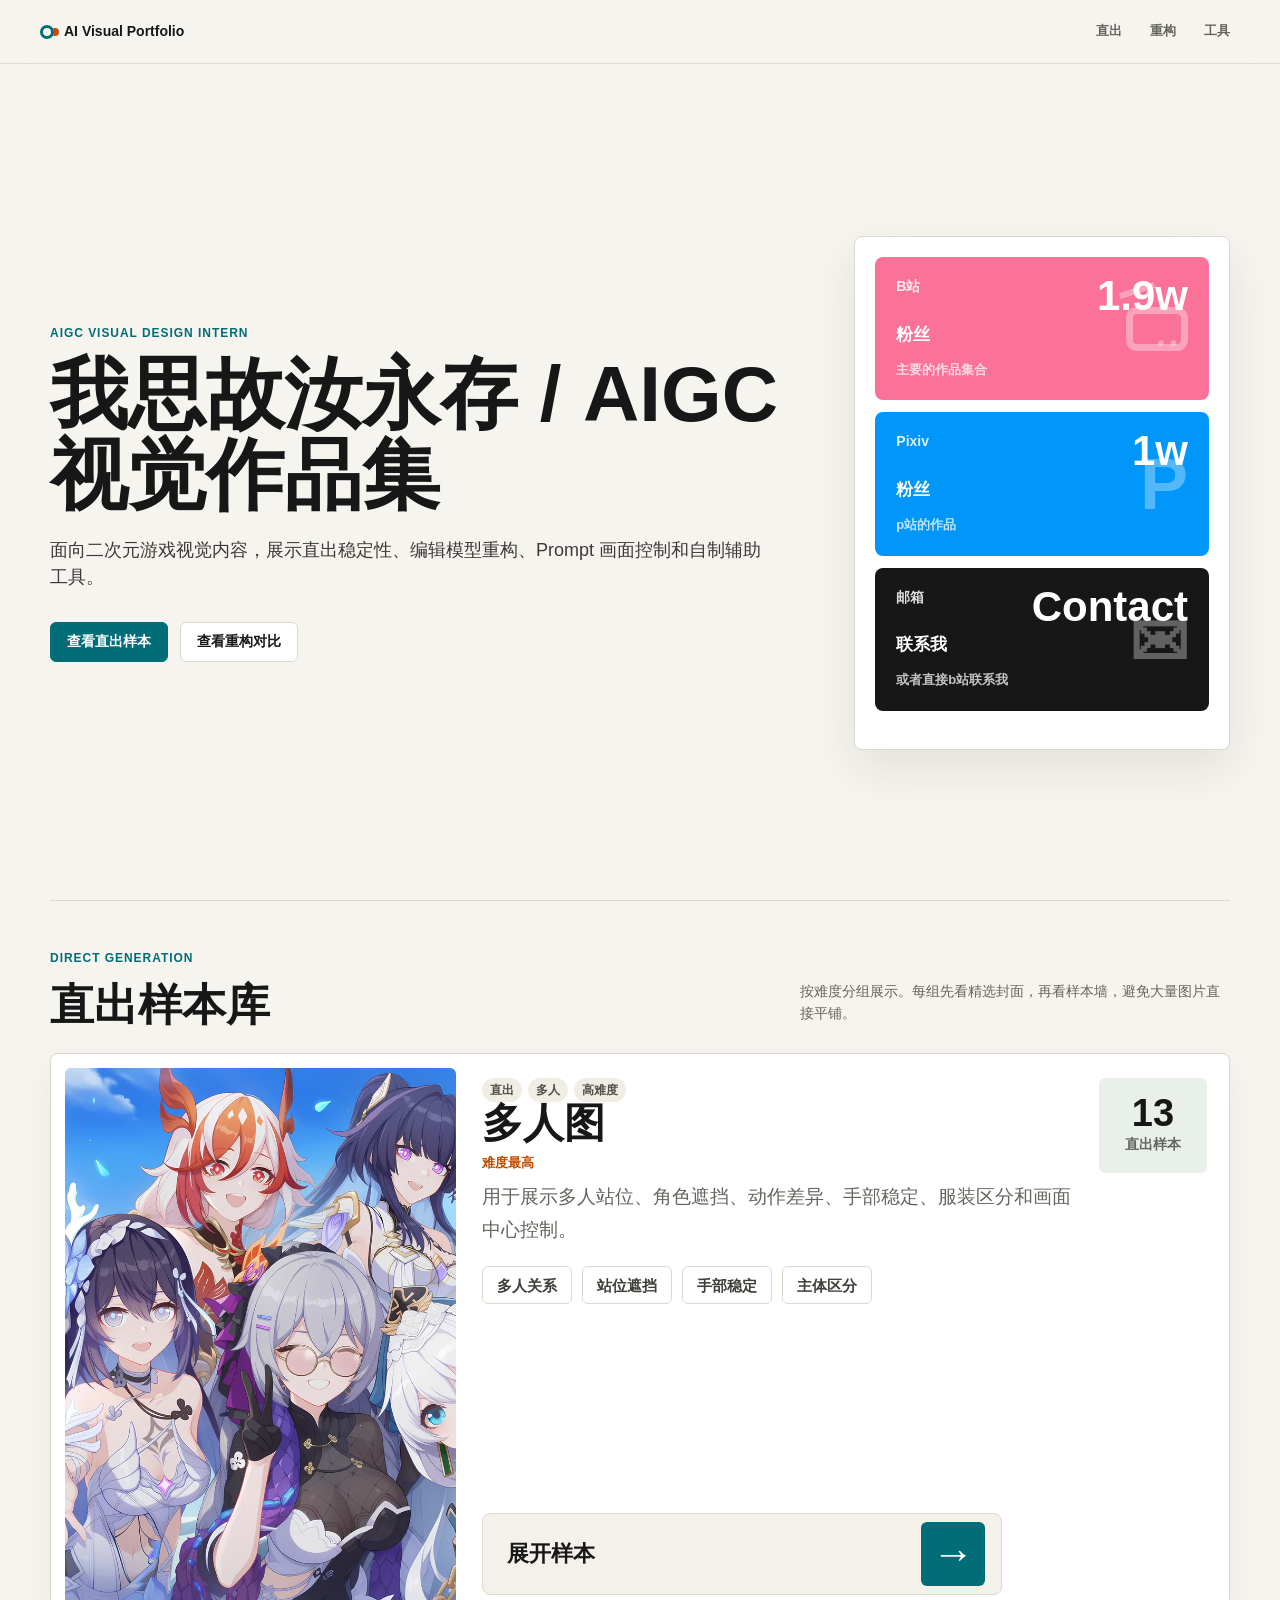
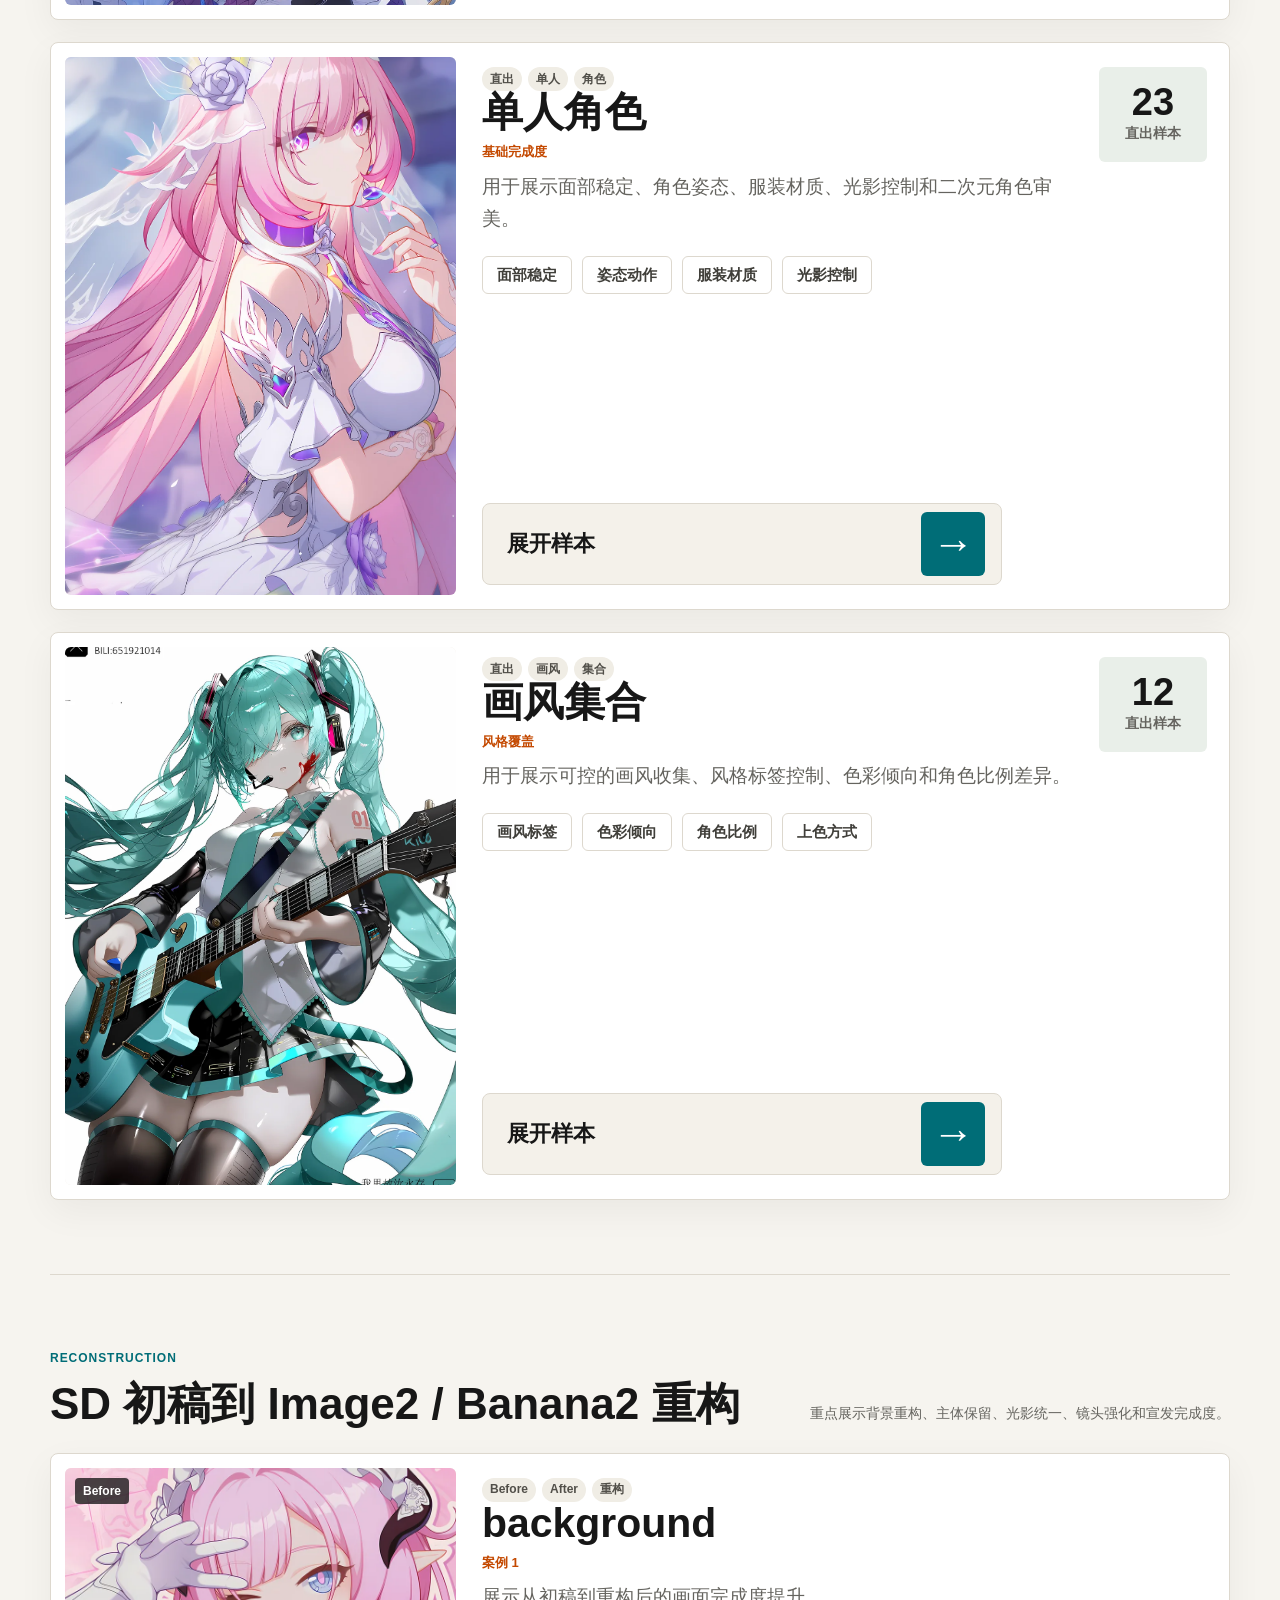
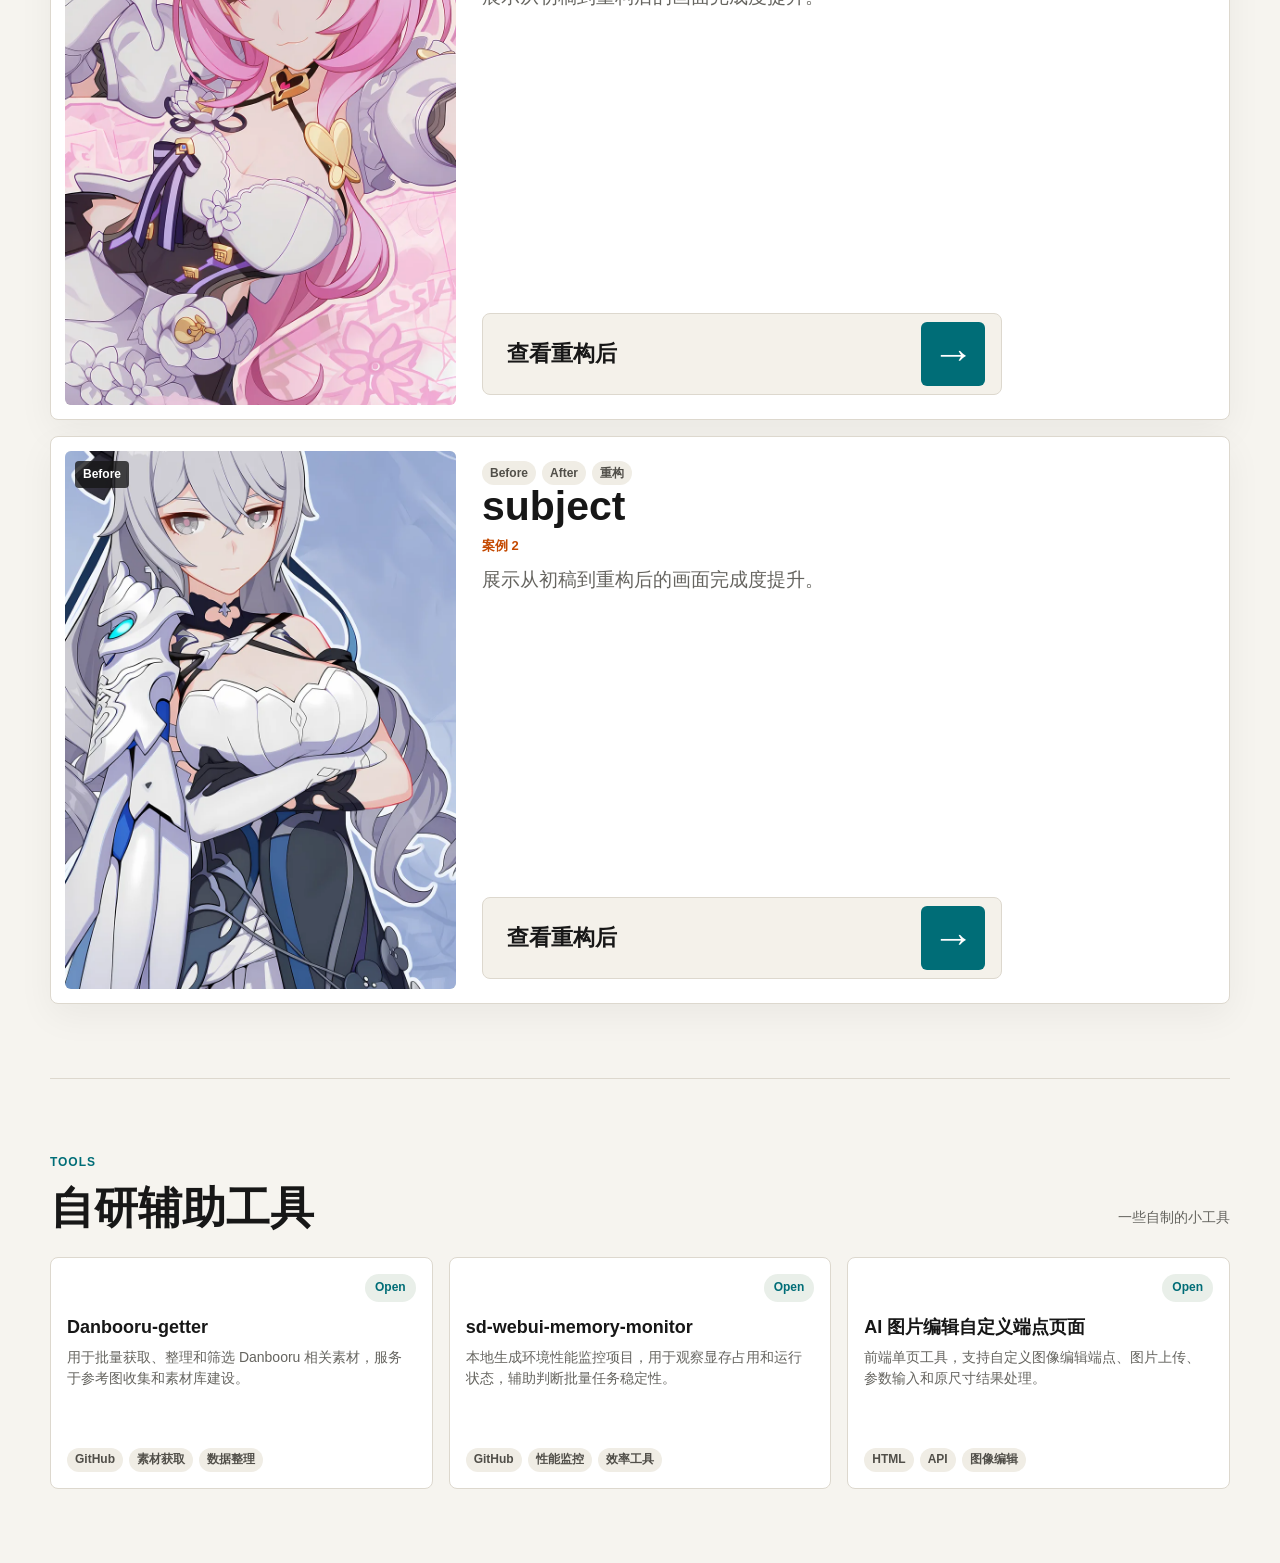
<file: index.html>
<!doctype html>
<html lang="zh-CN">
  <head>
    <meta charset="utf-8" />
    <meta name="viewport" content="width=device-width, initial-scale=1" />
    <title>AIGC Visual Portfolio</title>
    <meta
      name="description"
      content="AIGC visual portfolio for anime game direct generation, image reconstruction, and production tools."
    />
    <link rel="stylesheet" href="./styles.css?v=20260629-project-cards" />
  </head>
  <body>
    <header class="topbar">
      <a class="brand" href="#top" aria-label="回到顶部">
        <span class="brand-mark"></span>
        <span>AI Visual Portfolio</span>
      </a>
      <nav class="nav" aria-label="作品集导航">
        <a href="#direct">直出</a>
        <a href="#rebuild">重构</a>
        <a href="#tools">工具</a>
      </nav>
    </header>

    <main id="top">
      <section class="hero">
        <div class="hero-copy">
          <p class="eyebrow" id="profileTarget">AIGC Visual Design Intern</p>
          <h1 id="profileName">你的姓名 / AIGC 视觉作品集</h1>
          <p class="lead" id="profileSummary">
            面向二次元游戏视觉内容，展示直出稳定性、Image2 / Banana2 重构、Prompt 画面控制和自研辅助工具。
          </p>
          <div class="hero-actions">
            <a class="button primary" href="#direct">查看直出样本</a>
            <a class="button" href="#rebuild">查看重构对比</a>
          </div>
        </div>
        <div class="hero-panel" aria-label="账号与能力概览">
          <div class="social-card-list" id="socialLinks"></div>
        </div>
      </section>

      <section class="section section-tight" id="direct">
        <div class="section-head">
          <div>
            <p class="eyebrow">Direct Generation</p>
            <h2>直出样本库</h2>
          </div>
          <p class="section-note">
            按难度分组展示。每组先看精选封面，再看样本墙，避免大量图片直接平铺。
          </p>
        </div>
        <div class="gallery-stack" id="directGallery"></div>
      </section>

      <section class="section" id="rebuild">
        <div class="section-head">
          <div>
            <p class="eyebrow">Reconstruction</p>
            <h2>SD 初稿到 Image2 / Banana2 重构</h2>
          </div>
          <p class="section-note">
            重点展示背景重构、主体保留、光影统一、镜头强化和宣发完成度。
          </p>
        </div>
        <div class="compare-grid" id="rebuildGrid"></div>
      </section>

      <section class="section" id="tools">
        <div class="section-head">
          <div>
            <p class="eyebrow">Tools</p>
            <h2>自研辅助工具</h2>
          </div>
          <p class="section-note">
            一些自制的小工具
          </p>
        </div>
        <div class="tool-grid" id="toolGrid"></div>
      </section>

    </main>

    <dialog class="work-dialog" id="workDialog">
      <button class="dialog-close" id="dialogClose" aria-label="关闭">×</button>
      <div class="dialog-body" id="dialogBody"></div>
    </dialog>

    <script src="./portfolio-data.js?v=20260629-project-cards"></script>
    <script src="./generated-gallery.js?v=20260629-project-cards"></script>
    <script src="./app.js?v=20260629-project-cards"></script>
  </body>
</html>
</file>
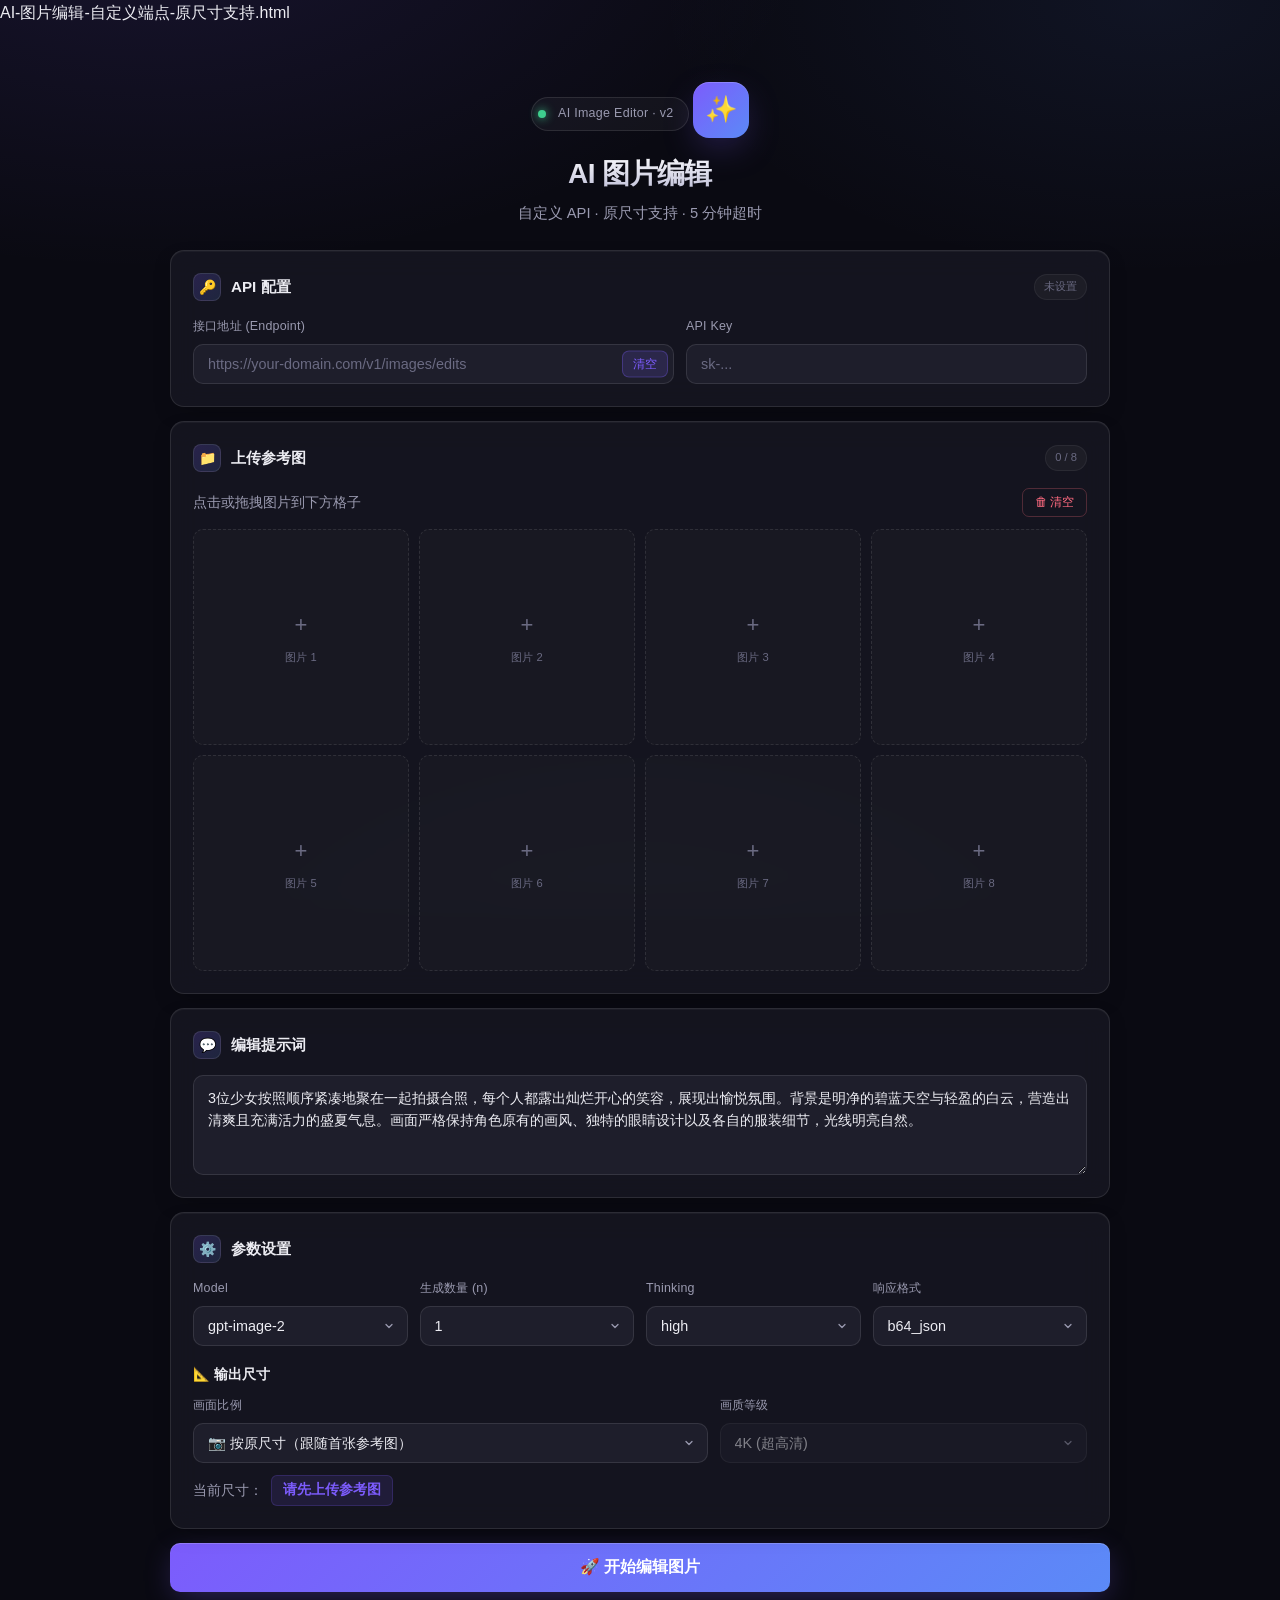
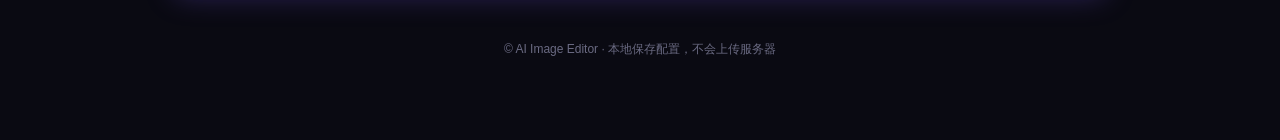
<file: assets/projects/ai-image-editor-custom-endpoint.html>
AI-图片编辑-自定义端点-原尺寸支持.html
<!DOCTYPE html>
<html lang="zh-CN">
<head>
    <meta charset="UTF-8">
    <meta name="viewport" content="width=device-width, initial-scale=1.0">
    <title>AI 图片编辑 · 自定义端点 · 原尺寸支持</title>
    <style>
        :root {
            --bg: #0a0a12;
            --bg-grad-1: rgba(124, 92, 252, 0.12);
            --bg-grad-2: rgba(91, 138, 247, 0.08);
            --surface: rgba(26, 26, 36, 0.72);
            --surface-solid: #1a1a24;
            --surface2: rgba(34, 34, 47, 0.85);
            --surface3: #2a2a3a;
            --border: rgba(255, 255, 255, 0.06);
            --border-strong: rgba(255, 255, 255, 0.1);
            --text: #ececf2;
            --text2: #9a9ab0;
            --text3: #6a6a82;
            --accent: #7c5cfc;
            --accent-2: #5b8af7;
            --accent-hover: #8e72ff;
            --accent-glow: rgba(124, 92, 252, 0.35);
            --danger: #ff6b81;
            --success: #3ecf8e;
            --warning: #f0b849;
            --radius: 14px;
            --radius-sm: 10px;
            --radius-xs: 6px;
        }
        * { margin: 0; padding: 0; box-sizing: border-box; }
        html, body { height: 100%; }
        body {
            font-family: 'Inter', 'SF Pro Display', 'Segoe UI', 'PingFang SC', 'Microsoft YaHei', sans-serif;
            background: var(--bg);
            color: var(--text);
            line-height: 1.6;
            min-height: 100vh;
            background-image:
                radial-gradient(1100px 600px at 12% -10%, var(--bg-grad-1), transparent 60%),
                radial-gradient(900px 500px at 90% 0%, var(--bg-grad-2), transparent 55%),
                radial-gradient(700px 400px at 50% 110%, rgba(62, 207, 142, 0.06), transparent 60%);
            background-attachment: fixed;
            -webkit-font-smoothing: antialiased;
        }
        .container { max-width: 980px; margin: 0 auto; padding: 28px 20px 80px; }

        /* Header */
        .header { text-align: center; padding: 28px 0 24px; position: relative; }
        .brand {
            display: inline-flex; align-items: center; gap: 12px;
            padding: 6px 14px 6px 6px;
            background: rgba(255,255,255,0.04);
            border: 1px solid var(--border-strong);
            border-radius: 999px;
            margin-bottom: 18px;
            font-size: 0.78rem; color: var(--text2); letter-spacing: 0.3px;
        }
        .brand .dot {
            width: 8px; height: 8px; border-radius: 50%;
            background: var(--success); box-shadow: 0 0 10px var(--success);
            animation: pulse 2s ease-in-out infinite;
        }
        @keyframes pulse { 0%,100% { opacity: 1; } 50% { opacity: 0.4; } }
        .logo-icon {
            display: inline-flex; align-items: center; justify-content: center;
            width: 56px; height: 56px;
            background: linear-gradient(135deg, #7c5cfc 0%, #5b8af7 100%);
            border-radius: 16px; margin-bottom: 14px; font-size: 26px;
            box-shadow: 0 12px 36px -8px var(--accent-glow), inset 0 1px 0 rgba(255,255,255,0.18);
        }
        .header h1 {
            font-size: 1.75rem; font-weight: 700; letter-spacing: -0.02em;
            background: linear-gradient(180deg, #fff 0%, #b8b8d4 100%);
            -webkit-background-clip: text; background-clip: text; color: transparent;
            margin-bottom: 6px;
        }
        .header p { color: var(--text2); font-size: 0.92rem; }

        /* Card */
        .card {
            background: var(--surface);
            border: 1px solid var(--border-strong);
            border-radius: var(--radius);
            padding: 22px;
            margin-bottom: 14px;
            backdrop-filter: blur(14px);
            -webkit-backdrop-filter: blur(14px);
            box-shadow: 0 1px 0 rgba(255,255,255,0.04) inset, 0 8px 24px -12px rgba(0,0,0,0.5);
            transition: border-color 0.2s;
        }
        .card-title {
            font-size: 0.95rem; font-weight: 600; margin-bottom: 16px;
            display: flex; align-items: center; gap: 10px; color: var(--text);
        }
        .card-title .ico {
            width: 28px; height: 28px; border-radius: 8px;
            display: inline-flex; align-items: center; justify-content: center;
            background: linear-gradient(135deg, rgba(124,92,252,0.2), rgba(91,138,247,0.15));
            border: 1px solid var(--border-strong);
            font-size: 14px;
        }
        .card-title .badge {
            margin-left: auto; font-size: 0.7rem; font-weight: 500;
            color: var(--text3); background: rgba(255,255,255,0.04);
            padding: 3px 9px; border-radius: 999px; border: 1px solid var(--border);
        }

        /* Form */
        label {
            display: block; font-size: 0.78rem; font-weight: 500;
            color: var(--text2); margin-bottom: 7px; letter-spacing: 0.2px;
        }
        input, textarea, select {
            width: 100%; padding: 11px 14px;
            background: var(--surface2);
            border: 1px solid var(--border-strong);
            border-radius: var(--radius-sm);
            color: var(--text); font-size: 0.9rem;
            font-family: inherit; outline: none;
            transition: border-color 0.18s, box-shadow 0.18s, background 0.18s;
        }
        input::placeholder, textarea::placeholder { color: var(--text3); }
        input:focus, textarea:focus, select:focus {
            border-color: var(--accent);
            box-shadow: 0 0 0 4px var(--accent-glow);
            background: var(--surface-solid);
        }
        textarea { min-height: 100px; resize: vertical; line-height: 1.55; }
        select {
            appearance: none; cursor: pointer;
            background-image: url("data:image/svg+xml,%3Csvg xmlns='http://www.w3.org/2000/svg' width='12' height='12' viewBox='0 0 24 24' fill='none' stroke='%239a9ab0' stroke-width='2.5' stroke-linecap='round' stroke-linejoin='round'%3E%3Cpath d='M6 9l6 6 6-6'/%3E%3C/svg%3E");
            background-repeat: no-repeat; background-position: right 12px center;
            padding-right: 36px;
        }

        /* API row */
        .api-row { display: grid; grid-template-columns: 1.2fr 1fr; gap: 12px; }
        @media(max-width: 640px) { .api-row { grid-template-columns: 1fr; } }
        .input-with-action { position: relative; }
        .input-with-action input { padding-right: 76px; }
        .input-action {
            position: absolute; right: 6px; top: 50%; transform: translateY(-50%);
            background: rgba(124,92,252,0.15); color: var(--accent);
            border: 1px solid rgba(124,92,252,0.3); border-radius: 7px;
            padding: 5px 10px; font-size: 0.72rem; font-weight: 500;
            cursor: pointer; transition: all 0.15s;
        }
        .input-action:hover { background: rgba(124,92,252,0.25); }

        /* Upload */
        .upload-toolbar {
            display: flex; justify-content: space-between; align-items: center;
            margin-bottom: 12px; font-size: 0.85rem;
        }
        .upload-toolbar .count { color: var(--text2); }
        .upload-toolbar .count b { color: var(--text); font-weight: 600; }
        .clear-btn {
            background: transparent; color: var(--danger);
            border: 1px solid rgba(255,107,129,0.25); padding: 5px 12px;
            border-radius: 7px; cursor: pointer; font-size: 0.78rem;
            transition: all 0.15s;
        }
        .clear-btn:hover { background: rgba(255,107,129,0.1); }

        .upload-grid {
            display: grid; grid-template-columns: repeat(4, 1fr); gap: 10px;
        }
        @media(max-width: 600px) { .upload-grid { grid-template-columns: repeat(2, 1fr); } }
        .upload-slot {
            aspect-ratio: 1/1;
            border: 1.5px dashed var(--border-strong);
            border-radius: var(--radius-sm);
            display: flex; align-items: center; justify-content: center;
            cursor: pointer; background: rgba(255,255,255,0.02);
            transition: all 0.18s; position: relative; overflow: hidden;
            flex-direction: column; gap: 6px;
        }
        .upload-slot:hover {
            border-color: var(--accent);
            background: rgba(124,92,252,0.06);
            transform: translateY(-1px);
        }
        .upload-slot.filled {
            border-style: solid; border-color: var(--border-strong);
            background: var(--surface-solid);
        }
        .upload-slot img {
            width: 100%; height: 100%; object-fit: cover;
            border-radius: calc(var(--radius-sm) - 2px);
        }
        .upload-slot .remove-btn {
            position: absolute; top: 6px; right: 6px;
            width: 24px; height: 24px; border-radius: 50%;
            background: rgba(0,0,0,0.75); color: #fff; border: none;
            cursor: pointer; font-size: 14px; line-height: 1; z-index: 2;
            opacity: 0; transition: opacity 0.15s;
            display: flex; align-items: center; justify-content: center;
        }
        .upload-slot.filled:hover .remove-btn { opacity: 1; }
        .upload-slot .slot-index {
            position: absolute; bottom: 6px; left: 6px;
            background: rgba(0,0,0,0.7); color: #fff;
            font-size: 0.68rem; padding: 2px 8px; border-radius: 999px;
            backdrop-filter: blur(6px);
        }
        .upload-slot .slot-meta {
            position: absolute; bottom: 6px; right: 6px;
            background: rgba(0,0,0,0.7); color: #fff;
            font-size: 0.65rem; padding: 2px 7px; border-radius: 999px;
            backdrop-filter: blur(6px);
        }
        .upload-slot .ph-plus { font-size: 22px; color: var(--text3); }
        .upload-slot .ph-text { font-size: 0.7rem; color: var(--text3); }

        /* Params */
        .param-row {
            display: grid;
            grid-template-columns: repeat(4, 1fr); gap: 12px;
        }
        @media(max-width: 720px) { .param-row { grid-template-columns: repeat(2, 1fr); } }

        .size-section { margin-top: 18px; }
        .size-section .section-label {
            font-size: 0.85rem; font-weight: 600; color: var(--text);
            margin-bottom: 10px; display: flex; align-items: center; gap: 8px;
        }
        .size-row {
            display: grid; grid-template-columns: 1.4fr 1fr; gap: 12px;
        }
        @media(max-width: 600px) { .size-row { grid-template-columns: 1fr; } }

        .current-res {
            font-size: 0.85rem; margin-top: 12px;
            display: flex; align-items: center; flex-wrap: wrap; gap: 8px;
            color: var(--text2);
        }
        .current-res code {
            background: rgba(124,92,252,0.12);
            color: var(--accent);
            padding: 4px 11px; border-radius: 6px;
            font-size: 0.85rem; font-weight: 600;
            border: 1px solid rgba(124,92,252,0.2);
            font-family: 'JetBrains Mono', 'SF Mono', Consolas, monospace;
        }
        .resolution-warning {
            display: inline-block; padding: 4px 10px;
            border-radius: 999px; font-size: 0.72rem;
            background: rgba(240,184,73,0.12);
            color: var(--warning); font-weight: 500;
            border: 1px solid rgba(240,184,73,0.25);
        }

        /* Submit */
        .btn-primary {
            display: flex; align-items: center; justify-content: center; gap: 10px;
            padding: 14px 28px; border-radius: var(--radius-sm);
            font-size: 0.98rem; font-weight: 600; cursor: pointer;
            border: none; width: 100%;
            background: linear-gradient(135deg, var(--accent) 0%, var(--accent-2) 100%);
            color: #fff;
            box-shadow: 0 8px 30px -6px var(--accent-glow), inset 0 1px 0 rgba(255,255,255,0.2);
            transition: transform 0.15s, box-shadow 0.15s, opacity 0.15s;
            margin-top: 6px;
        }
        .btn-primary:hover:not(:disabled) {
            transform: translateY(-1px);
            box-shadow: 0 12px 36px -6px var(--accent-glow), inset 0 1px 0 rgba(255,255,255,0.25);
        }
        .btn-primary:active:not(:disabled) { transform: translateY(0); }
        .btn-primary:disabled {
            background: var(--surface3); cursor: not-allowed; opacity: 0.7;
            box-shadow: none;
        }

        /* Status */
        .status-bar {
            text-align: center; padding: 12px;
            font-size: 0.85rem; min-height: 20px;
            color: var(--text2);
        }
        .status-bar.loading { color: var(--warning); }
        .status-bar.error { color: var(--danger); }
        .status-bar.success { color: var(--success); }

        /* Result */
        .result-area { display: none; margin-top: 8px; }
        .result-area.active { display: block; }
        .result-image-wrapper img {
            width: 100%; display: block;
            margin-bottom: 10px;
            border-radius: var(--radius-sm);
            border: 1px solid var(--border-strong);
        }
        .result-actions { display: flex; gap: 10px; margin-top: 12px; flex-wrap: wrap; }
        .btn-download {
            background: var(--surface2);
            color: var(--text);
            border: 1px solid var(--border-strong);
            padding: 9px 16px; border-radius: var(--radius-sm);
            cursor: pointer; font-size: 0.85rem; font-weight: 500;
            display: inline-flex; align-items: center; gap: 6px;
            transition: all 0.15s;
        }
        .btn-download:hover {
            background: var(--surface-solid);
            border-color: var(--accent);
            color: var(--accent);
        }

        /* Spinner */
        .spinner {
            display: inline-block; width: 16px; height: 16px;
            border: 2px solid rgba(255,255,255,0.3);
            border-top-color: #fff; border-radius: 50%;
            animation: spin 0.7s linear infinite;
        }
        @keyframes spin { to { transform: rotate(360deg); } }

        /* Progress */
        .progress-container { margin-top: 14px; display: none; }
        .progress-bar {
            height: 6px; background: var(--surface2);
            border-radius: 999px; overflow: hidden;
            border: 1px solid var(--border);
        }
        .progress-fill {
            width: 0%; height: 100%;
            background: linear-gradient(90deg, var(--accent), var(--accent-2));
            transition: width 0.15s;
            box-shadow: 0 0 10px var(--accent-glow);
        }
        .progress-text {
            font-size: 0.78rem; color: var(--text2);
            margin-top: 6px; text-align: center;
        }
        .processing-hint {
            display: none; margin-top: 12px;
            color: var(--warning); font-size: 0.85rem; text-align: center;
            padding: 10px; background: rgba(240,184,73,0.08);
            border: 1px solid rgba(240,184,73,0.2);
            border-radius: var(--radius-sm);
        }
        .fail-hint {
            margin-top: 12px; font-size: 0.82rem;
            color: var(--danger); display: none;
            padding: 10px; background: rgba(255,107,129,0.06);
            border: 1px solid rgba(255,107,129,0.18);
            border-radius: var(--radius-sm);
        }

        /* Footer note */
        .footer-note {
            text-align: center; color: var(--text3);
            font-size: 0.75rem; margin-top: 24px;
        }
    </style>
</head>
<body>
<div class="container">
    <div class="header">
        <div class="brand"><span class="dot"></span>AI Image Editor · v2</div>
        <div class="logo-icon">✨</div>
        <h1>AI 图片编辑</h1>
        <p>自定义 API · 原尺寸支持 · 5 分钟超时</p>
    </div>

    <!-- API 配置 -->
    <div class="card">
        <div class="card-title">
            <span class="ico">🔑</span> API 配置
            <span class="badge" id="endpointBadge">未设置</span>
        </div>
        <div class="api-row">
            <div>
                <label>接口地址 (Endpoint)</label>
                <div class="input-with-action">
                    <input type="text" id="apiUrl" placeholder="https://your-domain.com/v1/images/edits" autocomplete="off" spellcheck="false">
                    <button type="button" class="input-action" id="clearUrl">清空</button>
                </div>
            </div>
            <div>
                <label>API Key</label>
                <input type="password" id="apiKey" placeholder="sk-..." autocomplete="off">
            </div>
        </div>
    </div>

    <!-- 上传区 -->
    <div class="card" id="uploadCard">
        <div class="card-title">
            <span class="ico">📁</span> 上传参考图
            <span class="badge" id="uploadCount">0 / 8</span>
        </div>
        <div class="upload-toolbar">
            <span class="count">点击或拖拽图片到下方格子</span>
            <button class="clear-btn" id="clearAll">🗑 清空</button>
        </div>
        <div class="upload-grid" id="uploadGrid"></div>
    </div>

    <!-- Prompt -->
    <div class="card">
        <div class="card-title"><span class="ico">💬</span> 编辑提示词</div>
        <textarea id="prompt" placeholder="描述您想要的编辑效果..."></textarea>
    </div>

    <!-- 参数 -->
    <div class="card">
        <div class="card-title"><span class="ico">⚙️</span> 参数设置</div>
        <div class="param-row">
            <div>
                <label>Model</label>
                <select id="model">
                    <option value="gpt-image-2" selected>gpt-image-2</option>
                    <option value="gpt-image-1">gpt-image-1</option>
                </select>
            </div>
            <div>
                <label>生成数量 (n)</label>
                <select id="n">
                    <option value="1" selected>1</option>
                    <option value="2">2</option>
                    <option value="3">3</option>
                    <option value="4">4</option>
                </select>
            </div>
            <div>
                <label>Thinking</label>
                <select id="thinking">
                    <option value="high" selected>high</option>
                    <option value="medium">medium</option>
                    <option value="low">low</option>
                </select>
            </div>
            <div>
                <label>响应格式</label>
                <select id="responseFormat">
                    <option value="b64_json" selected>b64_json</option>
                    <option value="url">url</option>
                </select>
            </div>
        </div>

        <div class="size-section">
            <div class="section-label">📐 输出尺寸</div>
            <div class="size-row">
                <div>
                    <label for="aspectRatio">画面比例</label>
                    <select id="aspectRatio">
                        <option value="original" selected>📷 按原尺寸（跟随首张参考图）</option>
                        <option value="1:1">1:1 正方形</option>
                        <option value="16:9">16:9 横屏</option>
                        <option value="9:16">9:16 竖屏</option>
                        <option value="21:9">21:9 超宽</option>
                        <option value="9:21">9:21 超竖</option>
                        <option value="2:1">2:1</option>
                        <option value="1:2">1:2</option>
                        <option value="3:1">3:1</option>
                        <option value="1:3">1:3</option>
                        <option value="3:2">3:2</option>
                        <option value="2:3">2:3</option>
                        <option value="4:3">4:3</option>
                        <option value="3:4">3:4</option>
                        <option value="5:4">5:4</option>
                        <option value="4:5">4:5</option>
                    </select>
                </div>
                <div>
                    <label for="quality">画质等级</label>
                    <select id="quality">
                        <option value="1K">1K (基础)</option>
                        <option value="2K">2K (高清)</option>
                        <option value="4K" selected>4K (超高清)</option>
                    </select>
                </div>
            </div>
            <div class="current-res">
                <span>当前尺寸：</span>
                <code id="currentSizeCode">等待上传图片...</code>
                <span id="unstableBadge" class="resolution-warning" style="display:none;">⚠️ 该 4K 尺寸可能不稳定，遇错请降为 2K</span>
            </div>
        </div>
    </div>

    <!-- 进度条 -->
    <div class="progress-container" id="progressContainer">
        <div class="progress-bar"><div class="progress-fill" id="progressFill"></div></div>
        <div class="progress-text" id="progressText">上传中 0%</div>
    </div>

    <!-- 处理中提示 -->
    <div class="processing-hint" id="processingHint">⏳ 图片处理中，预计 1-2 分钟（最长 5 分钟），请耐心等待...</div>

    <button class="btn-primary" id="submitBtn">🚀 开始编辑图片</button>
    <div class="status-bar" id="statusBar"></div>

    <div class="card result-area" id="resultArea">
        <div class="card-title"><span class="ico">🖼</span> 生成结果</div>
        <div id="resultImageWrapper"></div>
        <div class="result-actions" id="resultActions"></div>
        <div class="fail-hint" id="failHint">💡 如果频繁失败，建议将画质降为 <strong>2K</strong> 或选用 16:9 / 9:16 比例。</div>
    </div>

    <div class="footer-note">© AI Image Editor · 本地保存配置，不会上传服务器</div>
</div>

<script>
    (function() {
        const RESOLUTION_MAP = {
            '1:1':  { '1K': '1024×1024', '2K': '2048×2048', '4K': '2880×2880' },
            '2:1':  { '1K': '1456×720',  '2K': '2896×1456', '4K': '3840×1920' },
            '3:1':  { '1K': '1776×592',  '2K': '3552×1184', '4K': '3840×1280' },
            '3:2':  { '1K': '1248×832',  '2K': '2512×1680', '4K': '3520×2352' },
            '4:3':  { '1K': '1184×880',  '2K': '2368×1776', '4K': '3312×2480' },
            '5:4':  { '1K': '1152×912',  '2K': '2288×1824', '4K': '3216×2576' },
            '16:9': { '1K': '1360×768',  '2K': '2736×1536', '4K': '3840×2160' },
            '21:9': { '1K': '1568×672',  '2K': '3136×1344', '4K': '3840×1632' },
            '9:16': { '1K': '768×1360',  '2K': '1536×2736', '4K': '2160×3840' },
            '1:2':  { '1K': '720×1456',  '2K': '1456×2896', '4K': '1920×3840' },
            '1:3':  { '1K': '592×1776',  '2K': '1184×3552', '4K': '1280×3840' },
            '2:3':  { '1K': '832×1248',  '2K': '1680×2512', '4K': '2352×3520' },
            '3:4':  { '1K': '880×1184',  '2K': '1776×2368', '4K': '2480×3312' },
            '4:5':  { '1K': '912×1152',  '2K': '1824×2288', '4K': '2576×3216' },
            '9:21': { '1K': '672×1568',  '2K': '1344×3136', '4K': '1632×3840' }
        };

        const UNSTABLE_4K_RATIOS = new Set([
            '2:1', '3:1', '4:3', '21:9',
            '1:2', '1:3', '3:4', '9:21'
        ]);

        // DOM
        const apiUrlInput = document.getElementById('apiUrl');
        const apiKeyInput = document.getElementById('apiKey');
        const clearUrlBtn = document.getElementById('clearUrl');
        const endpointBadge = document.getElementById('endpointBadge');
        const uploadGrid = document.getElementById('uploadGrid');
        const uploadCount = document.getElementById('uploadCount');
        const clearAllBtn = document.getElementById('clearAll');
        const promptInput = document.getElementById('prompt');
        const modelSelect = document.getElementById('model');
        const nSelect = document.getElementById('n');
        const thinkingSelect = document.getElementById('thinking');
        const responseFormatSelect = document.getElementById('responseFormat');
        const aspectRatioSelect = document.getElementById('aspectRatio');
        const qualitySelect = document.getElementById('quality');
        const currentSizeCode = document.getElementById('currentSizeCode');
        const unstableBadge = document.getElementById('unstableBadge');
        const submitBtn = document.getElementById('submitBtn');
        const statusBar = document.getElementById('statusBar');
        const resultArea = document.getElementById('resultArea');
        const resultImageWrapper = document.getElementById('resultImageWrapper');
        const resultActions = document.getElementById('resultActions');
        const failHint = document.getElementById('failHint');
        const progressContainer = document.getElementById('progressContainer');
        const progressFill = document.getElementById('progressFill');
        const progressText = document.getElementById('progressText');
        const processingHint = document.getElementById('processingHint');

        const MAX_IMAGES = 8;
        const uploadedImages = []; // { file, dataUrl, width, height }

        // ---------- Utils ----------
        function normalizeSize(sizeStr) {
            return sizeStr.replace(/×/g, 'x');
        }

        function readImageDimensions(file) {
            return new Promise((resolve) => {
                const url = URL.createObjectURL(file);
                const img = new Image();
                img.onload = () => {
                    resolve({ url, width: img.naturalWidth, height: img.naturalHeight });
                };
                img.onerror = () => resolve({ url, width: 0, height: 0 });
                img.src = url;
            });
        }

        function setStatus(msg, type) {
            statusBar.textContent = msg;
            statusBar.className = 'status-bar';
            if (type) statusBar.classList.add(type);
        }

        // ---------- API URL persistence ----------
        function loadApiConfig() {
            const savedUrl = localStorage.getItem('img_edit_api_url');
            const savedKey = localStorage.getItem('img_edit_api_key');
            apiUrlInput.value = savedUrl || '';
            if (savedKey) apiKeyInput.value = savedKey;
            updateEndpointBadge();
        }
        function updateEndpointBadge() {
            const v = apiUrlInput.value.trim();
            if (!v) { endpointBadge.textContent = '未设置'; return; }
            try {
                const u = new URL(v);
                endpointBadge.textContent = u.host;
            } catch { endpointBadge.textContent = '无效 URL'; }
        }
        apiUrlInput.addEventListener('input', () => {
            localStorage.setItem('img_edit_api_url', apiUrlInput.value.trim());
            updateEndpointBadge();
        });
        apiKeyInput.addEventListener('input', () => {
            localStorage.setItem('img_edit_api_key', apiKeyInput.value.trim());
        });
        clearUrlBtn.addEventListener('click', () => {
            apiUrlInput.value = '';
            localStorage.removeItem('img_edit_api_url');
            updateEndpointBadge();
            apiUrlInput.focus();
        });

        // ---------- Resolution ----------
        function getCurrentResolution() {
            const ratio = aspectRatioSelect.value;
            if (ratio === 'original') {
                if (uploadedImages.length === 0) return null;
                const first = uploadedImages[0];
                if (!first.width || !first.height) return null;
                return `${first.width}x${first.height}`;
            }
            const quality = qualitySelect.value;
            const raw = RESOLUTION_MAP[ratio]?.[quality];
            if (!raw) return null;
            return normalizeSize(raw);
        }

        function updateResolutionDisplay() {
            const ratio = aspectRatioSelect.value;
            const quality = qualitySelect.value;

            if (ratio === 'original') {
                qualitySelect.disabled = true;
                qualitySelect.style.opacity = '0.5';
                if (uploadedImages.length > 0 && uploadedImages[0].width) {
                    const f = uploadedImages[0];
                    currentSizeCode.textContent = `${f.width}×${f.height} (原始)`;
                } else {
                    currentSizeCode.textContent = '请先上传参考图';
                }
                unstableBadge.style.display = 'none';
            } else {
                qualitySelect.disabled = false;
                qualitySelect.style.opacity = '1';
                const raw = RESOLUTION_MAP[ratio]?.[quality] || '—';
                currentSizeCode.textContent = raw;
                unstableBadge.style.display =
                    (quality === '4K' && UNSTABLE_4K_RATIOS.has(ratio)) ? 'inline-block' : 'none';
            }
            setStatus('', '');
            failHint.style.display = 'none';
        }

        aspectRatioSelect.addEventListener('change', updateResolutionDisplay);
        qualitySelect.addEventListener('change', updateResolutionDisplay);

        // ---------- Upload grid ----------
        function buildGrid() {
            uploadGrid.innerHTML = '';
            for (let i = 0; i < MAX_IMAGES; i++) {
                const slot = document.createElement('div');
                slot.className = 'upload-slot';
                slot.dataset.index = i;
                slot.addEventListener('click', () => openFilePicker(i));
                uploadGrid.appendChild(slot);
            }
            renderSlots();
        }

        function renderSlots() {
            const slots = uploadGrid.querySelectorAll('.upload-slot');
            slots.forEach((slot, idx) => {
                const imgData = uploadedImages[idx];
                if (imgData) {
                    slot.classList.add('filled');
                    const meta = (imgData.width && imgData.height) ? `${imgData.width}×${imgData.height}` : '';
                    slot.innerHTML = `
                        <img src="${imgData.dataUrl}" alt="ref ${idx+1}">
                        <button class="remove-btn" type="button">×</button>
                        <span class="slot-index">#${idx+1}</span>
                        ${meta ? `<span class="slot-meta">${meta}</span>` : ''}
                    `;
                    slot.querySelector('.remove-btn').addEventListener('click', (e) => {
                        e.stopPropagation();
                        removeImage(idx);
                    });
                } else {
                    slot.classList.remove('filled');
                    slot.innerHTML = `<span class="ph-plus">+</span><span class="ph-text">图片 ${idx+1}</span>`;
                }
            });
            uploadCount.textContent = `${uploadedImages.length} / ${MAX_IMAGES}`;
        }

        function openFilePicker(targetIndex) {
            const input = document.createElement('input');
            input.type = 'file';
            input.accept = 'image/png,image/jpeg,image/webp';
            input.multiple = true;
            input.style.display = 'none';
            document.body.appendChild(input);
            input.addEventListener('change', () => {
                const files = Array.from(input.files);
                if (files.length) addImages(files, targetIndex);
                document.body.removeChild(input);
            });
            input.click();
        }

        async function addImages(files, startIndex) {
            let insertIdx = Math.min(startIndex, uploadedImages.length);
            let added = 0;
            for (const file of files) {
                if (!file.type.match(/^image\/(png|jpeg|webp)$/)) {
                    setStatus(`非图片文件已跳过: ${file.name}`, 'error');
                    continue;
                }
                if (insertIdx >= MAX_IMAGES) {
                    setStatus('已达到 8 张上限', 'error');
                    break;
                }
                const { url, width, height } = await readImageDimensions(file);
                const imgData = { file, dataUrl: url, width, height };
                if (insertIdx < uploadedImages.length) {
                    const old = uploadedImages[insertIdx];
                    if (old?.dataUrl?.startsWith('blob:')) URL.revokeObjectURL(old.dataUrl);
                    uploadedImages[insertIdx] = imgData;
                } else {
                    uploadedImages.push(imgData);
                }
                insertIdx++;
                added++;
            }
            while (uploadedImages.length > MAX_IMAGES) {
                const removed = uploadedImages.pop();
                if (removed?.dataUrl?.startsWith('blob:')) URL.revokeObjectURL(removed.dataUrl);
            }
            renderSlots();
            updateResolutionDisplay();
            if (added) setStatus(`已添加 ${added} 张图片`, 'success');
        }

        function removeImage(index) {
            const removed = uploadedImages.splice(index, 1)[0];
            if (removed?.dataUrl?.startsWith('blob:')) URL.revokeObjectURL(removed.dataUrl);
            renderSlots();
            updateResolutionDisplay();
        }

        clearAllBtn.addEventListener('click', () => {
            uploadedImages.forEach(img => {
                if (img.dataUrl?.startsWith('blob:')) URL.revokeObjectURL(img.dataUrl);
            });
            uploadedImages.length = 0;
            renderSlots();
            updateResolutionDisplay();
            setStatus('已清空', '');
        });

        // 拖拽
        const uploadCard = document.getElementById('uploadCard');
        uploadCard.addEventListener('dragover', e => {
            e.preventDefault();
            uploadCard.style.borderColor = 'var(--accent)';
        });
        uploadCard.addEventListener('dragleave', e => {
            e.preventDefault();
            uploadCard.style.borderColor = '';
        });
        uploadCard.addEventListener('drop', e => {
            e.preventDefault();
            uploadCard.style.borderColor = '';
            const files = Array.from(e.dataTransfer.files).filter(f => f.type.match(/^image\/(png|jpeg|webp)$/));
            if (files.length) addImages(files, uploadedImages.length);
        });

        // ---------- 上传请求 ----------
        function uploadWithProgress(formData, apiKey, apiUrl) {
            return new Promise((resolve, reject) => {
                const xhr = new XMLHttpRequest();
                xhr.open('POST', apiUrl);
                xhr.setRequestHeader('Authorization', `Bearer ${apiKey}`);
                xhr.timeout = 300000;

                xhr.upload.addEventListener('progress', (e) => {
                    if (e.lengthComputable) {
                        const percent = Math.round((e.loaded / e.total) * 100);
                        progressFill.style.width = percent + '%';
                        progressText.textContent = `上传中 ${percent}%`;
                        progressContainer.style.display = 'block';
                        if (percent >= 100) {
                            progressContainer.style.display = 'none';
                            processingHint.style.display = 'block';
                            setStatus('⏳ 服务端处理中，预计 1-2 分钟（最长 5 分钟）', 'loading');
                        }
                    }
                });

                xhr.addEventListener('load', () => {
                    progressContainer.style.display = 'none';
                    processingHint.style.display = 'none';
                    if (xhr.status >= 200 && xhr.status < 300) {
                        try { resolve(JSON.parse(xhr.responseText)); }
                        catch { reject(new Error('响应解析失败')); }
                    } else {
                        let errMsg;
                        try {
                            const data = JSON.parse(xhr.responseText);
                            errMsg = data?.error?.message || `HTTP ${xhr.status}`;
                        } catch { errMsg = `HTTP ${xhr.status}`; }
                        reject(new Error(errMsg));
                    }
                });

                xhr.addEventListener('error', () => {
                    progressContainer.style.display = 'none';
                    processingHint.style.display = 'none';
                    reject(new Error('网络连接失败'));
                });

                xhr.addEventListener('timeout', () => {
                    progressContainer.style.display = 'none';
                    processingHint.style.display = 'none';
                    reject(new Error('请求超时（5 分钟），请重试或降低画质'));
                });

                xhr.send(formData);
                progressContainer.style.display = 'block';
                progressFill.style.width = '0%';
                progressText.textContent = '上传中 0%';
            });
        }

        // ---------- 提交 ----------
        submitBtn.addEventListener('click', async () => {
            const apiUrl = apiUrlInput.value.trim();
            const apiKey = apiKeyInput.value.trim();
            if (!apiUrl) return setStatus('❌ 请填写接口地址', 'error');
            try { new URL(apiUrl); } catch { return setStatus('❌ 接口地址不是合法 URL', 'error'); }
            if (!apiKey) return setStatus('❌ 请输入 API Key', 'error');
            if (uploadedImages.length === 0) return setStatus('❌ 请至少上传 1 张参考图', 'error');
            const prompt = promptInput.value.trim();
            if (!prompt) return setStatus('❌ 请输入提示词', 'error');

            const size = getCurrentResolution();
            if (!size || !/^\d+x\d+$/i.test(size)) {
                return setStatus('❌ 尺寸无效，请检查比例选择或参考图', 'error');
            }

            failHint.style.display = 'none';
            processingHint.style.display = 'none';

            const formData = new FormData();
            formData.append('model', modelSelect.value);
            formData.append('prompt', prompt);
            formData.append('size', size);
            formData.append('n', nSelect.value);
            formData.append('thinking', thinkingSelect.value);
            formData.append('response_format', responseFormatSelect.value);
            uploadedImages.forEach(img => formData.append('image[]', img.file, img.file.name || 'image.png'));

            submitBtn.disabled = true;
            submitBtn.innerHTML = '<span class="spinner"></span> 正在生成...';
            setStatus('⏳ 上传中...', 'loading');
            resultArea.classList.remove('active');
            resultImageWrapper.innerHTML = '';
            resultActions.innerHTML = '';

            try {
                const data = await uploadWithProgress(formData, apiKey, apiUrl);
                const images = data?.data || [];
                if (!images.length) throw new Error('返回结果为空');

                resultArea.classList.add('active');
                images.forEach((img, i) => {
                    const url = img.b64_json ? `data:image/png;base64,${img.b64_json}` : img.url;
                    if (url) {
                        const imgEl = document.createElement('img');
                        imgEl.src = url;
                        imgEl.alt = `生成结果 ${i+1}`;
                        resultImageWrapper.appendChild(imgEl);
                        const btn = document.createElement('button');
                        btn.className = 'btn-download';
                        btn.textContent = `⬇ 下载结果 ${i+1}`;
                        btn.addEventListener('click', () => {
                            const a = document.createElement('a');
                            a.href = url;
                            a.download = `ai-edit-${i+1}.png`;
                            a.click();
                        });
                        resultActions.appendChild(btn);
                    }
                });
                setStatus(`✅ 成功生成 ${images.length} 张`, 'success');
            } catch (err) {
                setStatus(`❌ ${err.message}`, 'error');
                const ratio = aspectRatioSelect.value;
                const quality = qualitySelect.value;
                if (ratio !== 'original' && quality === '4K' && UNSTABLE_4K_RATIOS.has(ratio)) {
                    failHint.innerHTML = '💡 该 4K 尺寸可能不被支持，建议将画质降为 <strong>2K</strong> 或切换到 16:9 / 9:16 比例。';
                } else {
                    failHint.innerHTML = '💡 上游服务暂时不可用，请稍后重试或降低画质 / 图片数量。';
                }
                failHint.style.display = 'block';
            } finally {
                submitBtn.disabled = false;
                submitBtn.innerHTML = '🚀 开始编辑图片';
            }
        });

        // ---------- 初始化 ----------
        loadApiConfig();
        if (!promptInput.value) {
            promptInput.value = '3位少女按照顺序紧凑地聚在一起拍摄合照，每个人都露出灿烂开心的笑容，展现出愉悦氛围。背景是明净的碧蓝天空与轻盈的白云，营造出清爽且充满活力的盛夏气息。画面严格保持角色原有的画风、独特的眼睛设计以及各自的服装细节，光线明亮自然。';
        }
        buildGrid();
        updateResolutionDisplay();
    })();
</script>
</body>
</html>
</file>
<file: styles.css>
:root {
  --bg: #f6f4ef;
  --panel: #ffffff;
  --ink: #171717;
  --muted: #65645f;
  --line: #ddd8ce;
  --accent: #006d77;
  --accent-2: #c44900;
  --soft: #e9efe9;
  --shadow: 0 18px 48px rgba(28, 28, 24, 0.09);
}

* {
  box-sizing: border-box;
}

html {
  scroll-behavior: smooth;
}

body {
  margin: 0;
  background: var(--bg);
  color: var(--ink);
  font-family:
    Inter, "Noto Sans SC", "PingFang SC", "Microsoft YaHei", Arial, sans-serif;
  line-height: 1.55;
}

a {
  color: inherit;
  text-decoration: none;
}

button,
input {
  font: inherit;
}

.topbar {
  position: sticky;
  top: 0;
  z-index: 10;
  display: flex;
  align-items: center;
  justify-content: space-between;
  gap: 24px;
  min-height: 64px;
  padding: 0 40px;
  border-bottom: 1px solid rgba(221, 216, 206, 0.86);
  background: rgba(246, 244, 239, 0.92);
  backdrop-filter: blur(16px);
}

.brand {
  display: inline-flex;
  align-items: center;
  gap: 10px;
  font-size: 14px;
  font-weight: 800;
  letter-spacing: 0;
}

.brand-mark {
  width: 14px;
  height: 14px;
  border: 3px solid var(--accent);
  border-radius: 50%;
  box-shadow: 8px 0 0 -3px var(--accent-2);
}

.nav {
  display: flex;
  align-items: center;
  gap: 8px;
}

.nav a {
  padding: 8px 10px;
  border-radius: 6px;
  color: var(--muted);
  font-size: 13px;
  font-weight: 700;
}

.nav a:hover {
  background: var(--soft);
  color: var(--ink);
}

main {
  width: min(1180px, calc(100% - 40px));
  margin: 0 auto;
}

.hero {
  display: grid;
  grid-template-columns: minmax(0, 1.35fr) minmax(320px, 0.65fr);
  gap: 24px;
  min-height: calc(100vh - 64px);
  padding: 56px 0 34px;
  align-items: center;
}

.hero-copy {
  max-width: 780px;
}

.eyebrow {
  margin: 0 0 12px;
  color: var(--accent);
  font-size: 12px;
  font-weight: 900;
  letter-spacing: 0.08em;
  text-transform: uppercase;
}

h1,
h2,
h3,
p {
  margin-top: 0;
}

h1 {
  margin-bottom: 20px;
  font-size: clamp(40px, 7vw, 78px);
  line-height: 1.04;
  letter-spacing: 0;
}

h2 {
  margin-bottom: 0;
  font-size: clamp(26px, 4vw, 44px);
  line-height: 1.12;
  letter-spacing: 0;
}

h3 {
  margin-bottom: 8px;
  font-size: 18px;
  line-height: 1.28;
  letter-spacing: 0;
}

.lead {
  max-width: 720px;
  color: #3a3935;
  font-size: 18px;
}

.hero-actions {
  display: flex;
  flex-wrap: wrap;
  gap: 12px;
  margin-top: 30px;
}

.button,
.filter-button {
  display: inline-flex;
  align-items: center;
  justify-content: center;
  min-height: 40px;
  padding: 0 16px;
  border: 1px solid var(--line);
  border-radius: 6px;
  background: var(--panel);
  color: var(--ink);
  font-size: 14px;
  font-weight: 800;
  cursor: pointer;
}

.button.primary,
.filter-button.is-active {
  border-color: var(--accent);
  background: var(--accent);
  color: #fff;
}

.hero-panel {
  padding: 20px;
  border: 1px solid var(--line);
  border-radius: 8px;
  background: var(--panel);
  box-shadow: var(--shadow);
}

.metric-row {
  display: grid;
  grid-template-columns: repeat(2, minmax(0, 1fr));
  gap: 10px;
  margin-bottom: 18px;
}

.social-card-list {
  display: grid;
  gap: 12px;
  margin-bottom: 18px;
}

.social-card {
  position: relative;
  overflow: hidden;
  display: block;
  min-height: 118px;
  padding: 18px 20px;
  border: 1px solid var(--line);
  border-radius: 8px;
  background: #f9f7f1;
  color: var(--ink);
  transition:
    transform 180ms ease,
    box-shadow 180ms ease,
    border-color 180ms ease;
}

.social-card:hover {
  transform: translateY(-2px);
  border-color: rgba(0, 109, 119, 0.42);
  box-shadow: 0 14px 34px rgba(28, 28, 24, 0.08);
}

.social-card::after {
  position: absolute;
  right: 20px;
  top: 50%;
  translate: 0 -50%;
  color: rgba(255, 255, 255, 0.32);
  font-size: 64px;
  font-weight: 900;
  line-height: 1;
}

.social-card::before {
  position: absolute;
  right: 31px;
  top: calc(50% + 4px);
  z-index: 1;
  color: rgba(255, 255, 255, 0.34);
  font-size: 20px;
  font-weight: 900;
  line-height: 1;
}

.social-card.is-bilibili {
  border-color: rgba(251, 114, 153, 0.4);
  background: #fb7299;
  color: #fff;
}

.social-card.is-bilibili::after {
  content: "";
  width: 62px;
  height: 44px;
  border: 7px solid rgba(255, 255, 255, 0.34);
  border-radius: 11px;
  box-sizing: border-box;
}

.social-card.is-bilibili::before {
  content: "• •";
}

.social-card.is-bilibili .social-card-top::after {
  content: "";
  position: absolute;
  right: 50px;
  top: 29px;
  width: 36px;
  height: 20px;
  border-top: 6px solid rgba(255, 255, 255, 0.34);
  rotate: -18deg;
}

.social-card.is-pixiv {
  border-color: rgba(0, 150, 250, 0.36);
  background: #0096fa;
  color: #fff;
}

.social-card.is-pixiv::after {
  content: "P";
  font-size: 72px;
}

.social-card.is-mail {
  border-color: rgba(23, 23, 23, 0.16);
  background: #171717;
  color: #fff;
}

.social-card.is-mail::after {
  content: "✉";
  font-size: 58px;
}

.social-card-top {
  display: flex;
  align-items: start;
  justify-content: space-between;
  gap: 14px;
}

.social-card-top span {
  color: currentColor;
  font-size: 14px;
  font-weight: 900;
  opacity: 0.86;
}

.social-card-top strong {
  font-size: 42px;
  line-height: 0.95;
}

.social-card p {
  margin: 6px 0 8px;
  color: currentColor;
  font-size: 17px;
  font-weight: 900;
}

.social-card small {
  color: currentColor;
  font-size: 13px;
  font-weight: 700;
  opacity: 0.74;
}

.metric {
  min-height: 88px;
  padding: 14px;
  border-radius: 6px;
  background: var(--soft);
}

.metric strong {
  display: block;
  margin-bottom: 3px;
  font-size: 25px;
  line-height: 1;
}

.metric span {
  color: var(--muted);
  font-size: 12px;
  font-weight: 700;
}

.capability-list {
  display: grid;
  gap: 10px;
}

.capability {
  display: grid;
  grid-template-columns: 24px 1fr;
  gap: 10px;
  align-items: start;
  padding: 10px;
  border: 1px solid var(--line);
  border-radius: 6px;
  background: #fff;
}

.capability-index {
  display: grid;
  width: 24px;
  height: 24px;
  place-items: center;
  border-radius: 6px;
  background: var(--ink);
  color: #fff;
  font-size: 12px;
  font-weight: 900;
}

.capability p {
  margin: 0;
  color: var(--muted);
  font-size: 12px;
}

.section {
  padding: 74px 0;
  border-top: 1px solid var(--line);
}

.section-tight {
  padding-top: 48px;
}

.section-head {
  display: flex;
  align-items: end;
  justify-content: space-between;
  gap: 24px;
  margin-bottom: 24px;
}

.section-note {
  max-width: 430px;
  margin-bottom: 4px;
  color: var(--muted);
  font-size: 14px;
}

.gallery-stack {
  display: grid;
  gap: 22px;
}

.showcase-section {
  --showcase-h: clamp(420px, 42vw, 620px);
  display: flex;
  align-items: stretch;
  gap: 14px;
  padding: 14px;
  overflow: hidden;
  border: 1px solid var(--line);
  border-radius: 8px;
  background: var(--panel);
  box-shadow: 0 12px 36px rgba(28, 28, 24, 0.05);
}

.showcase-section.is-expanded {
  display: flex;
}

.showcase-section.is-expanded .showcase-cover {
  display: none;
}

.showcase-cover,
.showcase-thumb {
  display: block;
  width: 100%;
  padding: 0;
  border: 0;
  background: transparent;
  cursor: pointer;
}

.showcase-cover:disabled {
  cursor: default;
}

.showcase-cover {
  flex: 0 0 clamp(260px, 34%, 430px);
  height: var(--showcase-h);
  border-radius: 6px;
  overflow: hidden;
  background: #f4f1ea;
}

.showcase-cover:hover,
.showcase-thumb:hover {
  outline: 3px solid rgba(0, 109, 119, 0.22);
}

.showcase-body {
  display: flex;
  flex: 1 1 auto;
  min-width: 0;
  height: var(--showcase-h);
  flex-direction: column;
  gap: 20px;
  overflow: hidden;
  padding: 10px 8px 10px 12px;
  opacity: 1;
  transition:
    opacity 160ms ease,
    padding 220ms ease;
}

.showcase-section.is-expanded .showcase-body {
  display: none;
}

.showcase-head {
  display: grid;
  grid-template-columns: minmax(0, 1fr) auto;
  gap: 24px;
  align-items: start;
}

.showcase-head h3 {
  margin-bottom: 8px;
  font-size: clamp(34px, 3.2vw, 50px);
  line-height: 1.05;
}

.showcase-summary {
  max-width: 720px;
  margin-bottom: 0;
  color: var(--muted);
  font-size: clamp(18px, 1.5vw, 23px);
  line-height: 1.7;
}

.showcase-stat {
  min-width: 108px;
  padding: 16px 14px;
  border-radius: 6px;
  background: var(--soft);
  text-align: center;
}

.showcase-stat strong {
  display: block;
  font-size: 38px;
  line-height: 1;
}

.showcase-stat span {
  color: var(--muted);
  font-size: 14px;
  font-weight: 900;
}

.judge-list {
  display: flex;
  flex-wrap: wrap;
  gap: 10px;
}

.judge-list span {
  display: inline-flex;
  min-height: 38px;
  align-items: center;
  padding: 0 14px;
  border: 1px solid var(--line);
  border-radius: 6px;
  color: #403f3a;
  font-size: 15px;
  font-weight: 900;
}

.showcase-expand {
  display: inline-grid;
  grid-template-columns: 1fr 72px;
  align-items: center;
  width: min(520px, 100%);
  min-height: 82px;
  margin-top: auto;
  padding: 0 8px 0 24px;
  border: 1px solid var(--line);
  border-radius: 8px;
  background: #f4f1ea;
  color: var(--ink);
  cursor: pointer;
  font-size: 22px;
  font-weight: 900;
  text-align: left;
}

.showcase-expand strong {
  display: grid;
  width: 64px;
  height: 64px;
  place-items: center;
  border-radius: 6px;
  background: var(--accent);
  color: #fff;
  font-size: 42px;
  line-height: 1;
}

.showcase-drawer {
  display: none;
  flex: 1 1 auto;
  position: relative;
  overflow: hidden;
  contain: layout paint;
  min-width: 0;
  width: 100%;
  max-width: 100%;
  height: var(--showcase-h);
  border-left: 1px solid var(--line);
  background: #fff;
}

.showcase-section.is-expanded .showcase-drawer {
  display: block;
  padding-left: 0;
}

.showcase-scroll {
  width: 100%;
  height: 100%;
  overflow-x: auto;
  overflow-y: hidden;
  overscroll-behavior-x: contain;
  scrollbar-width: thin;
}

.showcase-track {
  display: flex;
  width: max-content;
  max-width: none;
  min-width: 100%;
  gap: 14px;
  height: 100%;
  padding: 0 2px 10px;
}

.drawer-collapse {
  position: absolute;
  right: 12px;
  top: 12px;
  z-index: 3;
  min-width: 68px;
  height: 42px;
  border: 1px solid rgba(23, 23, 23, 0.12);
  border-radius: 6px;
  background: rgba(255, 255, 255, 0.86);
  color: var(--ink);
  cursor: pointer;
  font-size: 14px;
  font-weight: 900;
  backdrop-filter: blur(10px);
}

.showcase-thumb {
  flex: 0 0 auto;
  width: calc(var(--showcase-h) * var(--image-ratio, 1));
  max-width: calc(var(--showcase-h) * 1.9);
  min-width: calc(var(--showcase-h) * 0.45);
  border-radius: 6px;
  background: #f4f1ea;
}

.cover-frame,
.thumb-frame {
  position: relative;
  overflow: hidden;
  width: 100%;
  background:
    linear-gradient(135deg, rgba(0, 109, 119, 0.12), rgba(196, 73, 0, 0.09)),
    #f0ede5;
}

.cover-frame {
  height: 100%;
}

.thumb-frame {
  height: var(--showcase-h);
  border: 1px solid #ebe6dc;
  border-radius: 5px;
}

.media-frame {
  position: relative;
  overflow: hidden;
  width: 100%;
  aspect-ratio: 4 / 3;
  background:
    linear-gradient(135deg, rgba(0, 109, 119, 0.18), rgba(196, 73, 0, 0.12)),
    #e5e0d6;
}

.media-frame img,
.cover-frame img,
.thumb-frame img,
.compare-image img,
.workflow-image img {
  width: 100%;
  height: 100%;
  object-fit: cover;
  display: block;
}

.cover-frame img,
.thumb-frame img {
  object-fit: cover;
}

.cover-frame img {
  object-fit: cover;
}

.media-frame img,
.compare-image img,
.workflow-image img {
  object-fit: cover;
}

.placeholder {
  position: absolute;
  inset: 0;
  display: grid;
  place-items: center;
  padding: 20px;
  color: #4b4944;
  font-size: 13px;
  font-weight: 900;
  text-align: center;
}

.tag-row {
  display: flex;
  flex-wrap: wrap;
  gap: 6px;
}

.tag {
  display: inline-flex;
  align-items: center;
  min-height: 24px;
  padding: 0 8px;
  border-radius: 999px;
  background: #f0ede5;
  color: #514f49;
  font-size: 12px;
  font-weight: 800;
}

.tool-card p,
.workflow-card p,
.compare-card p {
  color: var(--muted);
  font-size: 14px;
}

.work-level {
  margin-bottom: 8px;
  color: var(--accent-2) !important;
  font-size: 13px !important;
  font-weight: 900;
}

.empty-gallery {
  min-width: 360px;
  height: var(--showcase-h);
  display: grid;
  place-items: center;
  padding: 18px;
  border: 1px dashed var(--line);
  border-radius: 6px;
  color: var(--muted);
  font-size: 13px;
  font-weight: 800;
  text-align: center;
}

.compare-grid,
.workflow-grid,
.tool-grid,
.contact-grid {
  display: grid;
  grid-template-columns: repeat(3, minmax(0, 1fr));
  gap: 16px;
}

.compare-grid {
  grid-template-columns: 1fr;
}

.compare-card,
.workflow-card,
.tool-card,
.contact-item {
  border: 1px solid var(--line);
  border-radius: 8px;
  background: var(--panel);
}

.rebuild-section {
  --showcase-h: clamp(420px, 42vw, 620px);
  display: flex;
  align-items: stretch;
  gap: 14px;
  overflow: hidden;
  padding: 14px;
  border: 1px solid var(--line);
  border-radius: 8px;
  background: var(--panel);
  box-shadow: 0 12px 36px rgba(28, 28, 24, 0.05);
}

.rebuild-before {
  position: relative;
  display: block;
  flex: 0 0 clamp(260px, 34%, 430px);
  height: var(--showcase-h);
  padding: 0;
  overflow: hidden;
  border: 0;
  border-radius: 6px;
  background: #f4f1ea;
  cursor: pointer;
}

.rebuild-body {
  display: flex;
  flex: 1 1 auto;
  min-width: 0;
  height: var(--showcase-h);
  flex-direction: column;
  gap: 20px;
  overflow: hidden;
  padding: 10px 8px 10px 12px;
}

.rebuild-section.is-expanded .rebuild-before,
.rebuild-section.is-expanded .rebuild-body {
  display: none;
}

.rebuild-drawer {
  position: relative;
  display: none;
  flex: 1 1 100%;
  min-width: 0;
  width: 100%;
  height: var(--showcase-h);
  overflow: hidden;
  contain: layout paint;
  background: #fff;
}

.rebuild-section.is-expanded .rebuild-drawer {
  display: block;
}

.compare-card,
.workflow-card,
.tool-card {
  overflow: hidden;
}

.compare-pair {
  display: grid;
  grid-template-columns: 1fr 1fr;
  gap: 1px;
  background: var(--line);
}

.compare-image,
.workflow-image {
  position: relative;
  aspect-ratio: 4 / 3;
  background: #e5e0d6;
}

.compare-label {
  position: absolute;
  left: 10px;
  top: 10px;
  padding: 4px 8px;
  border-radius: 4px;
  background: rgba(23, 23, 23, 0.78);
  color: #fff;
  font-size: 12px;
  font-weight: 900;
}

.card-body {
  padding: 16px;
}

.workflow-image {
  aspect-ratio: 16 / 10;
}

.tool-card {
  min-height: 230px;
  color: inherit;
  text-decoration: none;
  transition:
    transform 180ms ease,
    box-shadow 180ms ease,
    border-color 180ms ease;
}

.tool-card:hover {
  transform: translateY(-2px);
  border-color: rgba(0, 109, 119, 0.42);
  box-shadow: 0 14px 34px rgba(28, 28, 24, 0.08);
}

.tool-card .card-body {
  display: flex;
  min-height: 230px;
  flex-direction: column;
}

.tool-head {
  order: -1;
  display: flex;
  justify-content: flex-end;
  margin-bottom: 14px;
}

.tool-head span {
  display: inline-flex;
  min-height: 28px;
  align-items: center;
  padding: 0 10px;
  border-radius: 999px;
  background: var(--soft);
  color: var(--accent);
  font-size: 12px;
  font-weight: 900;
}

.tool-card .tag-row {
  margin-top: auto;
}

.contact {
  display: flex;
  justify-content: space-between;
  gap: 24px;
}

.contact-grid {
  width: min(720px, 100%);
  grid-template-columns: repeat(2, minmax(0, 1fr));
}

.contact-item {
  padding: 16px;
}

.contact-item span {
  display: block;
  color: var(--muted);
  font-size: 13px;
  font-weight: 800;
}

.contact-item strong {
  display: block;
  margin-top: 4px;
  font-size: 20px;
}

.work-dialog {
  width: min(940px, calc(100% - 32px));
  max-height: calc(100vh - 32px);
  padding: 0;
  border: 1px solid var(--line);
  border-radius: 8px;
  background: var(--panel);
  color: var(--ink);
}

.work-dialog::backdrop {
  background: rgba(20, 20, 18, 0.62);
}

.dialog-close {
  position: absolute;
  right: 12px;
  top: 12px;
  z-index: 2;
  width: 36px;
  height: 36px;
  border: 1px solid rgba(255, 255, 255, 0.25);
  border-radius: 6px;
  background: rgba(23, 23, 23, 0.86);
  color: #fff;
  cursor: pointer;
  font-size: 24px;
  line-height: 1;
}

.dialog-media {
  position: relative;
  aspect-ratio: 16 / 9;
  background: #e5e0d6;
}

.dialog-content {
  padding: 22px;
}

.detail-grid {
  display: grid;
  grid-template-columns: repeat(3, minmax(0, 1fr));
  gap: 10px;
  margin-top: 18px;
}

.detail-item {
  padding: 12px;
  border-radius: 6px;
  background: #f4f1ea;
}

.detail-item span {
  display: block;
  margin-bottom: 4px;
  color: var(--muted);
  font-size: 12px;
  font-weight: 900;
}

.detail-item strong {
  font-size: 14px;
}

@media (min-width: 721px) and (max-width: 1050px) {
  .showcase-section,
  .rebuild-section {
    --showcase-h: 460px;
  }

  .showcase-cover,
  .rebuild-before {
    flex-basis: clamp(250px, 36%, 360px);
  }

  .showcase-head h3 {
    font-size: 32px;
  }

  .showcase-summary {
    font-size: 17px;
    line-height: 1.6;
  }

  .judge-list span {
    min-height: 34px;
    font-size: 13px;
  }

  .showcase-expand {
    min-height: 70px;
    font-size: 18px;
  }

  .showcase-expand strong {
    width: 54px;
    height: 54px;
    font-size: 34px;
  }

}

@media (max-width: 720px) {
  .topbar {
    padding: 0 20px;
  }

  .nav {
    display: none;
  }

  main {
    width: min(100% - 28px, 1180px);
  }

  .hero,
  .contact {
    grid-template-columns: 1fr;
    display: grid;
  }

  .hero {
    min-height: auto;
    padding-top: 42px;
  }

  .section-head {
    display: grid;
    align-items: start;
  }

  .showcase-section,
  .showcase-section.is-expanded,
  .rebuild-section,
  .rebuild-section.is-expanded {
    --showcase-h: 420px;
    display: grid;
    grid-template-columns: 1fr;
  }

  .compare-grid,
  .workflow-grid,
  .tool-grid,
  .contact-grid {
    grid-template-columns: 1fr;
  }

  .showcase-cover,
  .rebuild-before {
    max-width: 420px;
    width: 100%;
    flex-basis: auto;
  }

  .showcase-drawer,
  .rebuild-drawer {
    width: 100%;
    height: 0;
    border-left: 0;
  }

  .showcase-section.is-expanded .showcase-drawer,
  .rebuild-section.is-expanded .rebuild-drawer {
    height: 320px;
    padding-left: 0;
    padding-top: 12px;
    border-top: 1px solid var(--line);
  }

  .thumb-frame,
  .empty-gallery {
    height: 300px;
  }

}

@media (max-width: 560px) {
  .topbar {
    min-height: 56px;
  }

  h1 {
    font-size: 38px;
  }

  .lead {
    font-size: 16px;
  }

  .metric-row,
  .detail-grid {
    grid-template-columns: 1fr;
  }

  .compare-pair {
    grid-template-columns: 1fr;
  }
}
</file>
